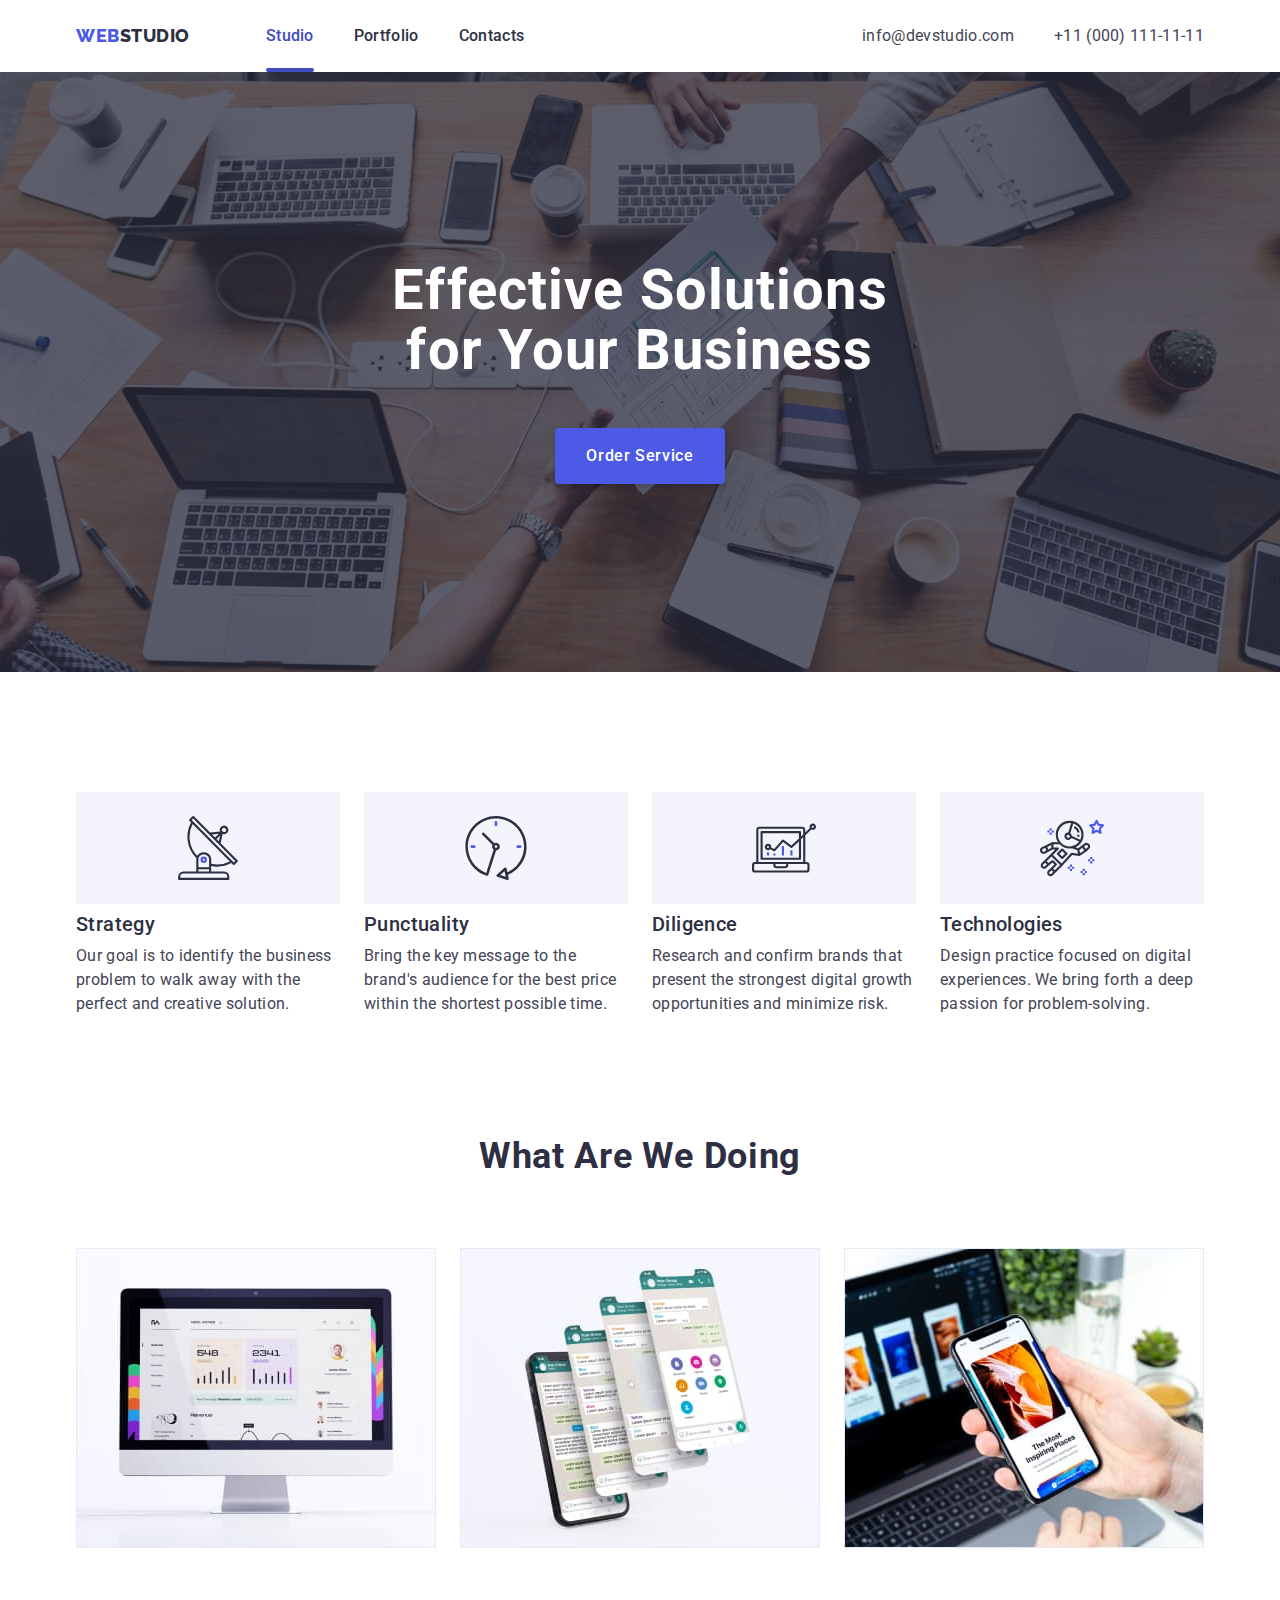
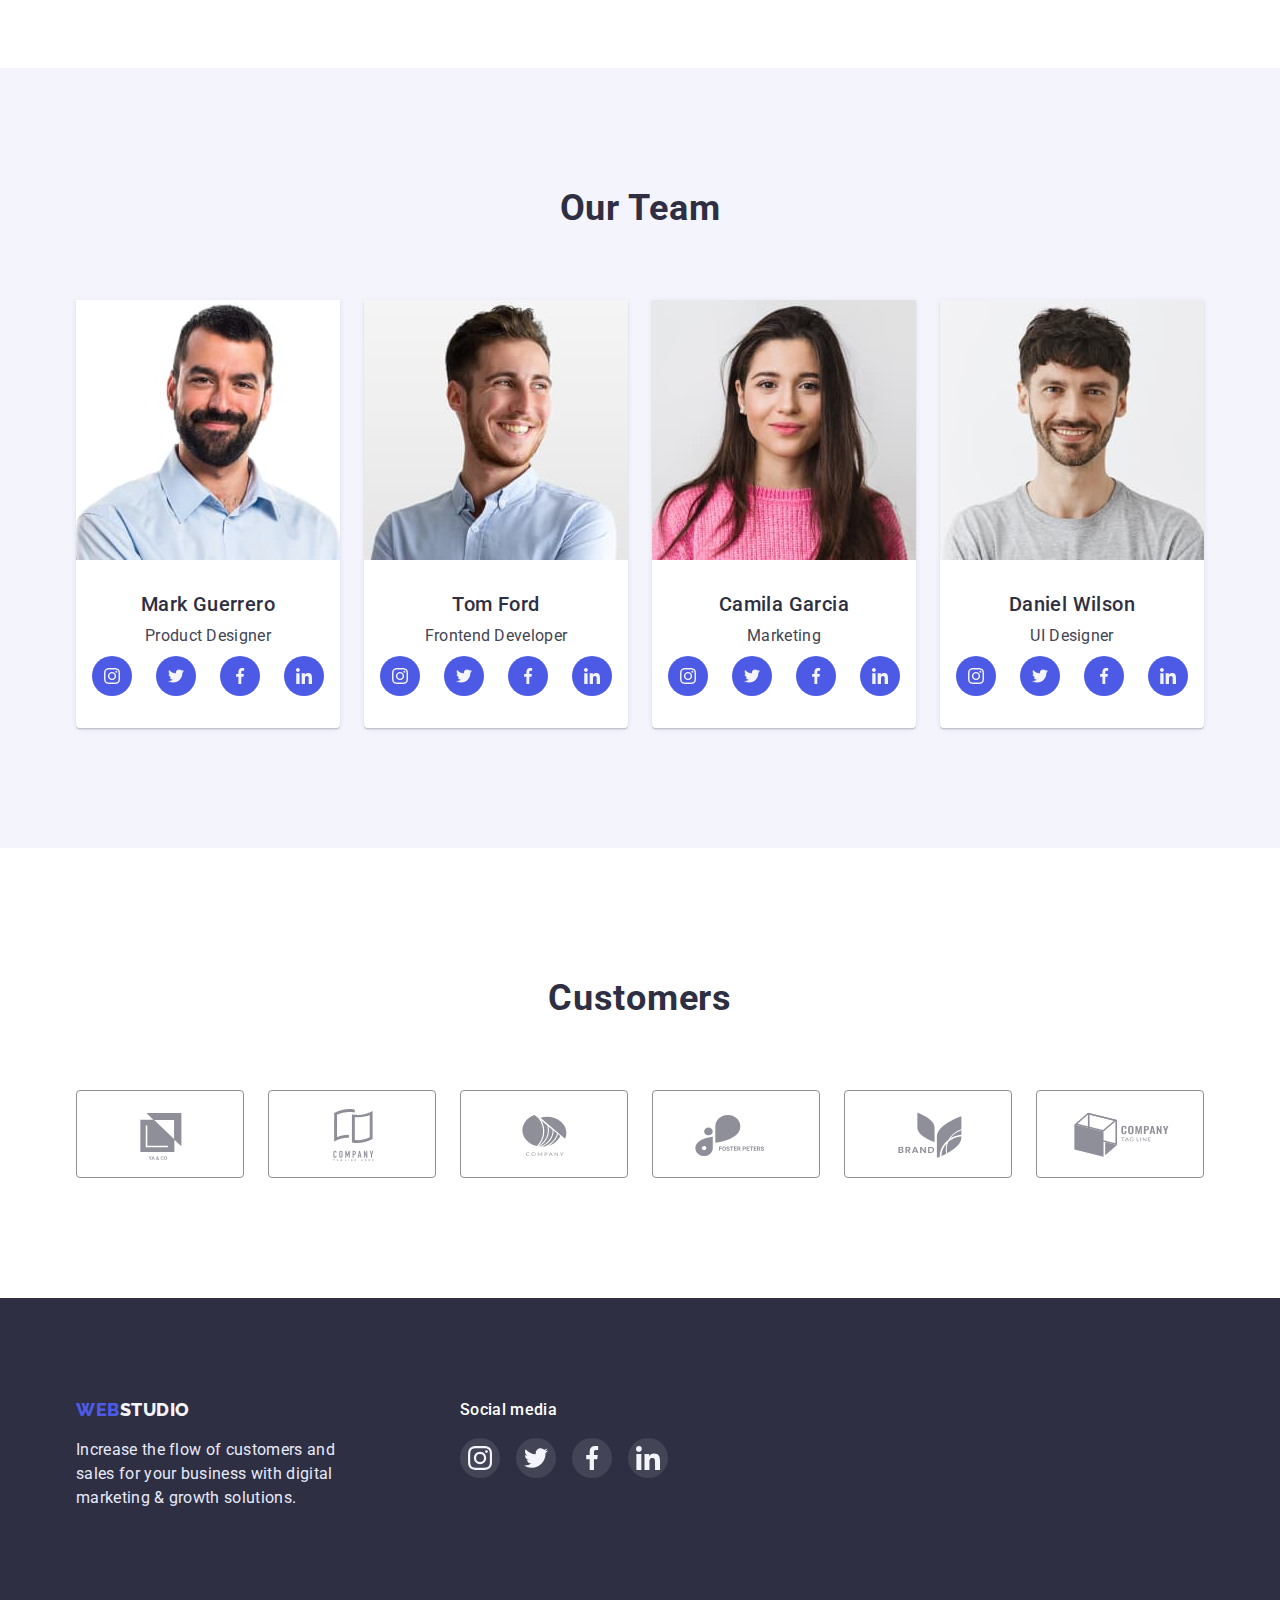
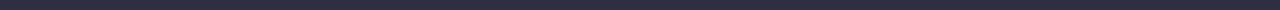
<file: index.html>
<!DOCTYPE html>
<html lang="en">
  <head>
    <meta charset="UTF-8" />
    <meta http-equiv="X-UA-Compatible" content="IE=edge" />
    <meta name="viewport" content="width=device-width, initial-scale=1.0" />
    <title>goit-markup-hw-01</title>
    <!-- Fonts -->
    <link rel="preconnect" href="https://fonts.googleapis.com" />
    <link rel="preconnect" href="https://fonts.gstatic.com" crossorigin />
    <link
      href="https://fonts.googleapis.com/css2?family=Raleway:wght@800&family=Roboto:wght@400;500;700;900&display=swap"
      rel="stylesheet"
    />
    <!-- Modern-normalize -->
    <link
      rel="stylesheet"
      href="https://cdn.jsdelivr.net/npm/modern-normalize@1.1.0/modern-normalize.min.css"
    />
    <!-- Custom styles  -->
    <link rel="stylesheet" href="./css/style.css" />
  </head>
  <body>
    <!-- Page header -->
    <header class="header">
      <div class="header-container container">
        <!-- Logo -->
        <a class="header-logo logo link" href="./index.html"
          >Web<span class="logo-part">Studio</span></a
        >
        <!-- Main navigation -->
        <nav class="header-nav">
          <ul class="header-list list">
            <li class="header-item">
              <a class="header-link current link" href="./index.html">Studio</a>
            </li>
            <li class="header-item">
              <a class="header-link link" href="./portfolio.html">Portfolio</a>
            </li>
            <li class="header-item">
              <a class="header-link link" href="#">Contacts</a>
            </li>
          </ul>
        </nav>
        <address class="header-contacts">
          <ul class="header-contacts-list list">
            <li class="header-contacts-item">
              <a
                class="header-contacts-link link"
                href="mailto:info@devstudio.com"
                >info@devstudio.com</a
              >
            </li>
            <li class="header-contacts-item">
              <a class="header-contacts-link link" href="tel:+110001111111"
                >+11 (000) 111-11-11</a
              >
            </li>
          </ul>
        </address>
      </div>
    </header>
    <main>
      <!-- Hero section -->
      <section class="hero hero-container">
        <div class="container">
          <h1 class="hero-title">Effective Solutions for Your Business</h1>
          <button class="hero-btn btn" type="button" data-modal-open>
            Order Service
          </button>
        </div>
      </section>
      <!-- Main text section -->
      <section class="main">
        <div class="container">
          <ul class="main-list list">
            <li class="main-item">
              <div class="main-item-wrap-icon">
                <svg class="main-item-icon" width="64" height="64">
                  <use href="./images/icons.svg#icon-antenna"></use>
                </svg>
              </div>
              <h3 class="main-item-title">Strategy</h3>
              <p class="main-item-txt">
                Our goal is to identify the business problem to walk away with
                the perfect and creative solution.
              </p>
            </li>
            <li class="main-item">
              <div class="main-item-wrap-icon">
                <svg class="main-item-icon" width="64" height="64">
                  <use href="./images/icons.svg#icon-clock"></use>
                </svg>
              </div>
              <h3 class="main-item-title">Punctuality</h3>
              <p class="main-item-txt">
                Bring the key message to the brand's audience for the best price
                within the shortest possible time.
              </p>
            </li>
            <li class="main-item">
              <div class="main-item-wrap-icon">
                <svg class="main-item-icon" width="64" height="64">
                  <use href="./images/icons.svg#icon-diagram"></use>
                </svg>
              </div>
              <h3 class="main-item-title">Diligence</h3>
              <p class="main-item-txt">
                Research and confirm brands that present the strongest digital
                growth opportunities and minimize risk.
              </p>
            </li>
            <li class="main-item">
              <div class="main-item-wrap-icon">
                <svg class="main-item-icon" width="64" height="64">
                  <use href="./images/icons.svg#icon-astronaut"></use>
                </svg>
              </div>
              <h3 class="main-item-title">Technologies</h3>
              <p class="main-item-txt">
                Design practice focused on digital experiences. We bring forth a
                deep passion for problem-solving.
              </p>
            </li>
          </ul>
        </div>
      </section>
      <!-- What are we doing section -->
      <section class="products">
        <div class="container">
          <h2 class="products-title title">What are we doing</h2>
          <ul class="products-list list">
            <li class="products-item">
              <img
                src="./images/main_page/products/img1.jpg"
                alt="Computer with diagrams"
                width="360"
                height="300"
              />
            </li>
            <li class="products-item">
              <img
                src="./images/main_page/products/img2.jpg"
                alt="Phone with diagrams"
                width="360"
                height="300"
              />
            </li>
            <li class="products-item">
              <img
                src="./images/main_page/products/img3.jpg"
                alt="Phone in hand"
                width="360"
                height="300"
              />
            </li>
          </ul>
        </div>
      </section>
      <!-- Our team section -->
      <section class="team">
        <div class="container">
          <h2 class="team-title title">Our Team</h2>
          <ul class="team-list list">
            <li class="team-item">
              <img
                src="./images/main_page/team/img1.jpg"
                alt="man with a black beard"
                width="264"
                height="260"
              />
              <div class="team-card-desc">
                <h3 class="team-item-title">Mark Guerrero</h3>
                <p class="team-item-txt">Product Designer</p>
                <ul class="social-list list">
                  <li class="social-item">
                    <a
                      class="social-link"
                      href="https://www.instagram.com"
                      rel="noopener noreferrer"
                      aria-label="Instagram link"
                    >
                      <svg class="social-icon" width="16" height="16">
                        <use href="./images/icons.svg#icon-instagram"></use>
                      </svg>
                    </a>
                  </li>
                  <li class="social-item">
                    <a
                      class="social-link"
                      href=""
                      rel="noopener noreferrer"
                      aria-label="Twitter link"
                    >
                      <svg class="social-icon" width="16" height="16">
                        <use href="./images/icons.svg#icon-twitter"></use>
                      </svg>
                    </a>
                  </li>
                  <li class="social-item">
                    <a
                      class="social-link"
                      href=""
                      rel="noopener noreferrer"
                      aria-label="Facebook link"
                    >
                      <svg class="social-icon" width="16" height="16">
                        <use href="./images/icons.svg#icon-facebook"></use>
                      </svg>
                    </a>
                  </li>
                  <li class="social-item">
                    <a
                      class="social-link"
                      href=""
                      rel="noopener noreferrer"
                      aria-label="Linkedin link"
                    >
                      <svg class="social-icon" width="16" height="16">
                        <use href="./images/icons.svg#icon-linkedin"></use>
                      </svg>
                    </a>
                  </li>
                </ul>
              </div>
            </li>
            <li class="team-item">
              <img
                src="./images/main_page/team/img2.jpg"
                alt="man with a light beard"
                width="264"
                height="260"
              />
              <div class="team-card-desc">
                <h3 class="team-item-title">Tom Ford</h3>
                <p class="team-item-txt">Frontend Developer</p>
                <ul class="social-list list">
                  <li class="social-item">
                    <a
                      class="social-link"
                      href="https://www.instagram.com"
                      rel="noopener noreferrer"
                      aria-label="Instagram link"
                    >
                      <svg class="social-icon" width="16" height="16">
                        <use href="./images/icons.svg#icon-instagram"></use>
                      </svg>
                    </a>
                  </li>
                  <li class="social-item">
                    <a
                      class="social-link"
                      href=""
                      rel="noopener noreferrer"
                      aria-label="Twitter link"
                    >
                      <svg class="social-icon" width="16" height="16">
                        <use href="./images/icons.svg#icon-twitter"></use>
                      </svg>
                    </a>
                  </li>
                  <li class="social-item">
                    <a
                      class="social-link"
                      href=""
                      rel="noopener noreferrer"
                      aria-label="Facebook link"
                    >
                      <svg class="social-icon" width="16" height="16">
                        <use href="./images/icons.svg#icon-facebook"></use>
                      </svg>
                    </a>
                  </li>
                  <li class="social-item">
                    <a
                      class="social-link"
                      href=""
                      rel="noopener noreferrer"
                      aria-label="Linkedin link"
                    >
                      <svg class="social-icon" width="16" height="16">
                        <use href="./images/icons.svg#icon-linkedin"></use>
                      </svg>
                    </a>
                  </li>
                </ul>
              </div>
            </li>
            <li class="team-item">
              <img
                src="./images/main_page/team/img3.jpg"
                alt="woman with long hair"
                width="264"
                height="260"
              />
              <div class="team-card-desc">
                <h3 class="team-item-title">Camila Garcia</h3>
                <p class="team-item-txt">Marketing</p>
                <ul class="social-list list">
                  <li class="social-item">
                    <a
                      class="social-link"
                      href="https://www.instagram.com"
                      rel="noopener noreferrer"
                      aria-label="Instagram link"
                    >
                      <svg class="social-icon" width="16" height="16">
                        <use href="./images/icons.svg#icon-instagram"></use>
                      </svg>
                    </a>
                  </li>
                  <li class="social-item">
                    <a
                      class="social-link"
                      href=""
                      rel="noopener noreferrer"
                      aria-label="Twitter link"
                    >
                      <svg class="social-icon" width="16" height="16">
                        <use href="./images/icons.svg#icon-twitter"></use>
                      </svg>
                    </a>
                  </li>
                  <li class="social-item">
                    <a
                      class="social-link"
                      href=""
                      rel="noopener noreferrer"
                      aria-label="Facebook link"
                    >
                      <svg class="social-icon" width="16" height="16">
                        <use href="./images/icons.svg#icon-facebook"></use>
                      </svg>
                    </a>
                  </li>
                  <li class="social-item">
                    <a
                      class="social-link"
                      href=""
                      rel="noopener noreferrer"
                      aria-label="Linkedin link"
                    >
                      <svg class="social-icon" width="16" height="16">
                        <use href="./images/icons.svg#icon-linkedin"></use>
                      </svg>
                    </a>
                  </li>
                </ul>
              </div>
            </li>
            <li class="team-item">
              <img
                src="./images/main_page/team/img4.jpg"
                alt="man with blond beard"
                width="264"
                height="260"
              />
              <div class="team-card-desc">
                <h3 class="team-item-title">Daniel Wilson</h3>
                <p class="team-item-txt">UI Designer</p>
                <ul class="social-list list">
                  <li class="social-item">
                    <a
                      class="social-link"
                      href="https://www.instagram.com"
                      rel="noopener noreferrer"
                      aria-label="Instagram link"
                    >
                      <svg class="social-icon" width="16" height="16">
                        <use href="./images/icons.svg#icon-instagram"></use>
                      </svg>
                    </a>
                  </li>
                  <li class="social-item">
                    <a
                      class="social-link"
                      href=""
                      rel="noopener noreferrer"
                      aria-label="Twitter link"
                    >
                      <svg class="social-icon" width="16" height="16">
                        <use href="./images/icons.svg#icon-twitter"></use>
                      </svg>
                    </a>
                  </li>
                  <li class="social-item">
                    <a
                      class="social-link"
                      href=""
                      rel="noopener noreferrer"
                      aria-label="Facebook link"
                    >
                      <svg class="social-icon" width="16" height="16">
                        <use href="./images/icons.svg#icon-facebook"></use>
                      </svg>
                    </a>
                  </li>
                  <li class="social-item">
                    <a
                      class="social-link"
                      href=""
                      rel="noopener noreferrer"
                      aria-label="Linkedin link"
                    >
                      <svg class="social-icon" width="16" height="16">
                        <use href="./images/icons.svg#icon-linkedin"></use>
                      </svg>
                    </a>
                  </li>
                </ul>
              </div>
            </li>
          </ul>
        </div>
      </section>
      <section class="customers">
        <div class="container">
          <h2 class="customers-title title">Customers</h2>
          <ul class="customers-list list">
            <li class="customers-item">
              <a
                class="customers-link link"
                href=""
                rel="noopener noreferrer"
                aria-label="Customers link"
              >
                <svg class="customers-icon" width="104" height="56">
                  <use href="./images/icons.svg#icon-Logo"></use>
                </svg>
              </a>
            </li>
            <li class="customers-item">
              <a
                class="customers-link"
                href=""
                rel="noopener noreferrer"
                aria-label="Customers link"
              >
                <svg class="customers-icon" width="104" height="56">
                  <use href="./images/icons.svg#icon-Logo-1"></use>
                </svg>
              </a>
            </li>
            <li class="customers-item">
              <a
                class="customers-link"
                href=""
                rel="noopener noreferrer"
                aria-label="Customers link"
              >
                <svg class="customers-icon" width="104" height="56">
                  <use href="./images/icons.svg#icon-Logo-2"></use>
                </svg>
              </a>
            </li>
            <li class="customers-item">
              <a
                class="customers-link"
                href=""
                rel="noopener noreferrer"
                aria-label="Customers link"
              >
                <svg class="customers-icon" width="104" height="56">
                  <use href="./images/icons.svg#icon-Logo-3"></use>
                </svg>
              </a>
            </li>
            <li class="customers-item">
              <a
                class="customers-link"
                href=""
                rel="noopener noreferrer"
                aria-label="Customers link"
              >
                <svg class="customers-icon" width="104" height="56">
                  <use href="./images/icons.svg#icon-Logo-4"></use>
                </svg>
              </a>
            </li>
            <li class="customers-item">
              <a
                class="customers-link"
                href=""
                rel="noopener noreferrer"
                aria-label="Customers link"
              >
                <svg class="customers-icon" width="104" height="56">
                  <use href="./images/icons.svg#icon-Logo-5"></use>
                </svg>
              </a>
            </li>
          </ul>
        </div>
      </section>
    </main>
    <!-- Footer -->
    <footer class="footer">
      <div class="footer-container container">
        <div class="footer-desc">
          <a class="footer-logo logo link" href="./index.html"
            >Web<span class="footer-logo-part">Studio</span></a
          >
          <p class="footer-txt">
            Increase the flow of customers and sales for your business with
            digital marketing & growth solutions.
          </p>
        </div>
        <div class="social">
          <p class="social-title">Social media</p>
          <ul class="social-list-footer list">
            <li class="social-item-footer">
              <a
                class="social-link-footer"
                href="https://www.instagram.com"
                rel="noopener noreferrer"
                aria-label="Instagram link"
              >
                <svg class="social-icon" width="24" height="24">
                  <use href="./images/icons.svg#icon-instagram"></use>
                </svg>
              </a>
            </li>
            <li class="social-item-footer">
              <a
                class="social-link-footer"
                href=""
                rel="noopener noreferrer"
                aria-label="Twitter link"
              >
                <svg class="social-icon" width="24" height="24">
                  <use href="./images/icons.svg#icon-twitter"></use>
                </svg>
              </a>
            </li>
            <li class="social-item-footer">
              <a
                class="social-link-footer"
                href=""
                rel="noopener noreferrer"
                aria-label="Facebook link"
              >
                <svg class="social-icon" width="24" height="24">
                  <use href="./images/icons.svg#icon-facebook"></use>
                </svg>
              </a>
            </li>
            <li class="social-item-footer">
              <a
                class="social-link-footer"
                href=""
                rel="noopener noreferrer"
                aria-label="Linkedin link"
              >
                <svg class="social-icon" width="24" height="24">
                  <use href="./images/icons.svg#icon-linkedin"></use>
                </svg>
              </a>
            </li>
          </ul>
        </div>
      </div>
    </footer>

    <!-- Modal window -->
    <div class="backdrop is-hidden" data-modal>
      <div class="modal">
        <button class="modal-close" type="button" data-modal-close>
          <svg class="modal-icon" width="8" height="8">
            <use href="./images/icons.svg#icon-close"></use>
          </svg>
        </button>
      </div>
    </div>
    <script src="./js/modal.js"></script>
  </body>
</html>
</file>
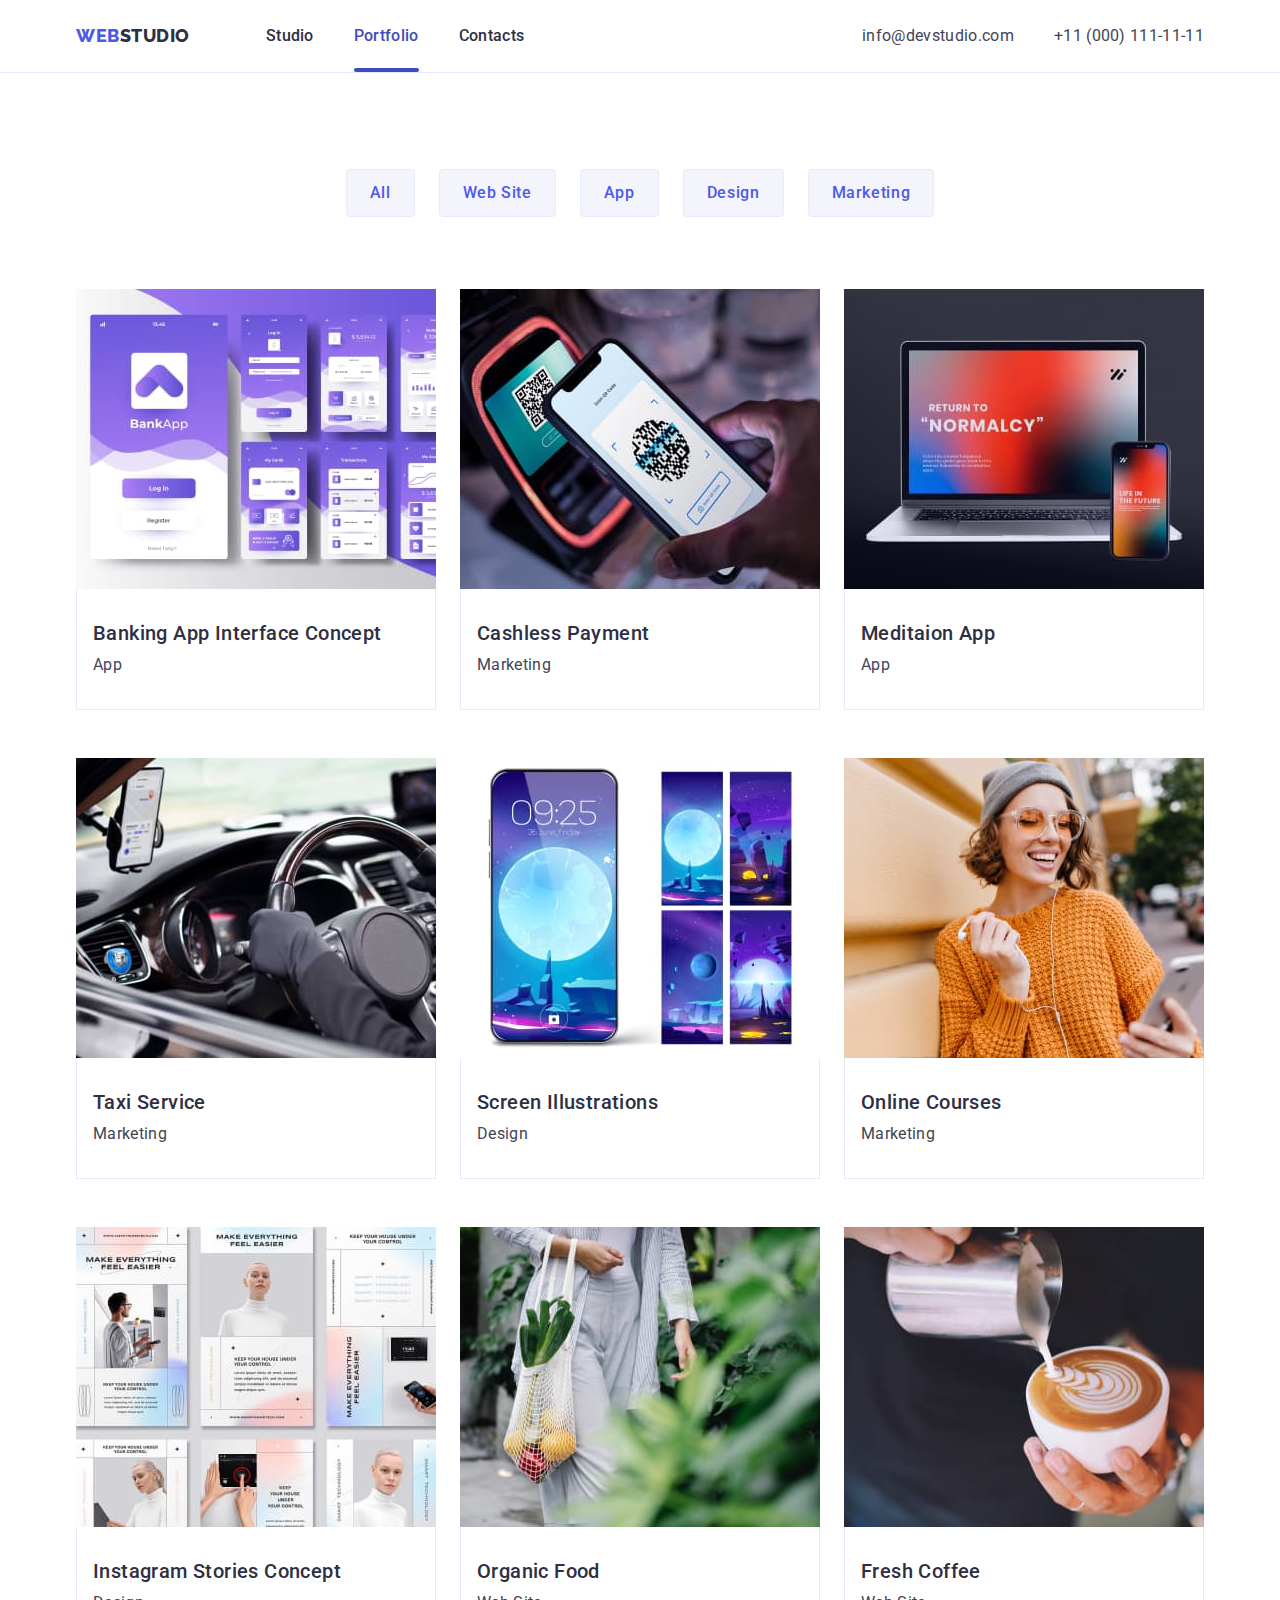
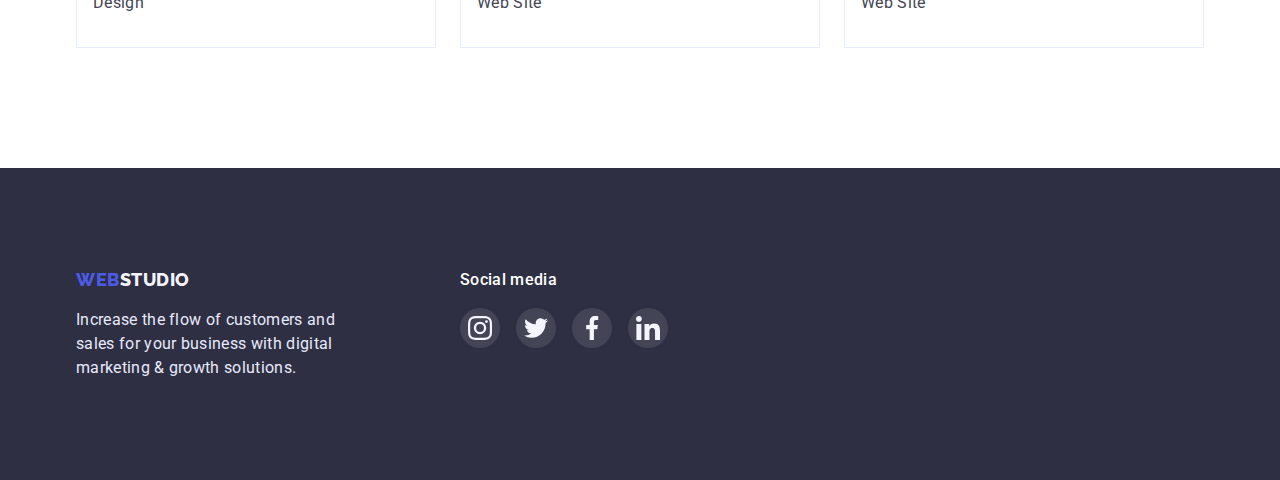
<file: portfolio.html>
<!DOCTYPE html>
<html lang="en">
  <head>
    <meta charset="UTF-8" />
    <meta http-equiv="X-UA-Compatible" content="IE=edge" />
    <meta name="viewport" content="width=device-width, initial-scale=1.0" />
    <title>Portfolio</title>
    <!-- Fonts -->
    <link rel="preconnect" href="https://fonts.googleapis.com" />
    <link rel="preconnect" href="https://fonts.gstatic.com" crossorigin />
    <link
      href="https://fonts.googleapis.com/css2?family=Raleway:wght@800&family=Roboto:wght@400;500;700;900&display=swap"
      rel="stylesheet"
    />
    <!-- Modern-normalize -->
    <link
      rel="stylesheet"
      href="https://cdn.jsdelivr.net/npm/modern-normalize@1.1.0/modern-normalize.min.css"
    />
    <!-- Custom styles  -->
    <link rel="stylesheet" href="./css/style.css" />
  </head>
  <body>
    <!-- Page header -->
    <header class="header-portfolio">
      <div class="header-container container">
        <!-- Logo -->
        <a class="header-logo logo link" href="./index.html"
          >Web<span class="logo-part">Studio</span></a
        >
        <!-- Main navigation -->
        <nav class="header-nav">
          <ul class="header-list list">
            <li class="header-item">
              <a class="header-link link" href="./index.html">Studio</a>
            </li>
            <li class="header-item">
              <a class="header-link current link" href="./portfolio.html"
                >Portfolio</a
              >
            </li>
            <li class="header-item">
              <a class="header-link link" href="#">Contacts</a>
            </li>
          </ul>
        </nav>
        <address class="header-contacts">
          <ul class="header-contacts-list list">
            <li class="header-contacts-item">
              <a
                class="header-contacts-link link"
                href="mailto:info@devstudio.com"
                >info@devstudio.com</a
              >
            </li>
            <li class="header-contacts-item">
              <a class="header-contacts-link link" href="tel:+110001111111"
                >+11 (000) 111-11-11</a
              >
            </li>
          </ul>
        </address>
      </div>
    </header>
    <main>
      <!-- Main content section -->
      <section class="portfolio-section">
        <div class="container">
          <!-- Page title -->
          <h1 class="visually-hidden">Portfolio</h1>
          <!-- Filter buttons  -->
          <ul class="button-list list">
            <li class="button-list-item">
              <button class="portfolio-btn btn" type="button">All</button>
            </li>
            <li class="button-list-item">
              <button class="portfolio-btn btn" type="button">Web Site</button>
            </li>
            <li class="button-list-item">
              <button class="portfolio-btn btn" type="button">App</button>
            </li>
            <li class="button-list-item">
              <button class="portfolio-btn btn" type="button">Design</button>
            </li>
            <li class="button-list-item">
              <button class="portfolio-btn btn" type="button">Marketing</button>
            </li>
          </ul>
          <!-- Project card section-->
          <ul class="project-cart-list card-set list">
            <li class="project-card-item card-set-item">
              <a class="project-card-link link" href="">
                <div class="overlay-box">
                  <img
                    src="./images/portfolio/img1.jpg"
                    alt="banking App"
                    width="360"
                    height="300"
                  />

                  <div class="overlay-txt">
                    <p class="overlay-desc">
                      14 Stylish and User-Friendly App Design Concepts · Task
                      Manager App · Calorie Tracker App · Exotic Fruit Ecommerce
                      App · Cloud Storage App
                    </p>
                  </div>
                </div>
                <div class="project-card-desc">
                  <h2 class="project-card-title">
                    Banking App Interface Concept
                  </h2>
                  <p class="project-card-txt">App</p>
                </div>
              </a>
            </li>
            <li class="project-card-item card-set-item">
              <a class="project-card-link link" href="">
                <div class="overlay-box">
                  <img
                    class="project-card-img"
                    src="./images/portfolio/img2.jpg"
                    alt="payment by phone"
                    width="360"
                    height="300"
                  />
                  <div class="overlay-txt">
                    <p class="overlay-desc">
                      14 Stylish and User-Friendly App Design Concepts · Task
                      Manager App · Calorie Tracker App · Exotic Fruit Ecommerce
                      App · Cloud Storage App
                    </p>
                  </div>
                </div>
                <div class="project-card-desc">
                  <h2 class="project-card-title">Cashless Payment</h2>
                  <p class="project-card-txt">Marketing</p>
                </div>
              </a>
            </li>
            <li class="project-card-item card-set-item">
              <a class="project-card-link link" href="">
                <div class="overlay-box">
                  <img
                    src="./images/portfolio/img3.jpg"
                    alt="meditaion App on laptop and phone"
                    width="360"
                    height="300"
                  />
                  <div class="overlay-txt">
                    <p class="overlay-desc">
                      14 Stylish and User-Friendly App Design Concepts · Task
                      Manager App · Calorie Tracker App · Exotic Fruit Ecommerce
                      App · Cloud Storage App
                    </p>
                  </div>
                </div>
                <div class="project-card-desc">
                  <h2 class="project-card-title">Meditaion App</h2>
                  <p class="project-card-txt">App</p>
                </div>
              </a>
            </li>
            <li class="project-card-item card-set-item">
              <a class="project-card-link link" href="">
                <div class="overlay-box">
                  <img
                    src="./images/portfolio/img4.jpg"
                    alt="phone with taxi app in car"
                    width="360"
                    height="300"
                  />
                  <div class="overlay-txt">
                    <p class="overlay-desc">
                      14 Stylish and User-Friendly App Design Concepts · Task
                      Manager App · Calorie Tracker App · Exotic Fruit Ecommerce
                      App · Cloud Storage App
                    </p>
                  </div>
                </div>
                <div class="project-card-desc">
                  <h2 class="project-card-title">Taxi Service</h2>
                  <p class="project-card-txt">Marketing</p>
                </div>
              </a>
            </li>
            <li class="project-card-item card-set-item">
              <a class="project-card-link link" href="">
                <div class="overlay-box">
                  <img
                    src="./images/portfolio/img5.jpg"
                    alt="screen Illustrations"
                    width="360"
                    height="300"
                  />
                  <div class="overlay-txt">
                    <p class="overlay-desc">
                      14 Stylish and User-Friendly App Design Concepts · Task
                      Manager App · Calorie Tracker App · Exotic Fruit Ecommerce
                      App · Cloud Storage App
                    </p>
                  </div>
                </div>
                <div class="project-card-desc">
                  <h2 class="project-card-title">Screen Illustrations</h2>
                  <p class="project-card-txt">Design</p>
                </div>
              </a>
            </li>
            <li class="project-card-item card-set-item">
              <a class="project-card-link link" href="">
                <div class="overlay-box">
                  <img
                    src="./images/portfolio/img6.jpg"
                    alt="smiling girl with phone "
                    width="360"
                    height="300"
                  />
                  <div class="overlay-txt">
                    <p class="overlay-desc">
                      14 Stylish and User-Friendly App Design Concepts · Task
                      Manager App · Calorie Tracker App · Exotic Fruit Ecommerce
                      App · Cloud Storage App
                    </p>
                  </div>
                </div>
                <div class="project-card-desc">
                  <h2 class="project-card-title">Online Courses</h2>
                  <p class="project-card-txt">Marketing</p>
                </div>
              </a>
            </li>
            <li class="project-card-item card-set-item">
              <a class="project-card-link link" href="">
                <div class="overlay-box">
                  <img
                    src="./images/portfolio/img7.jpg"
                    alt="instagram Stories"
                    width="360"
                    height="300"
                  />
                  <div class="overlay-txt">
                    <p class="overlay-desc">
                      14 Stylish and User-Friendly App Design Concepts · Task
                      Manager App · Calorie Tracker App · Exotic Fruit Ecommerce
                      App · Cloud Storage App
                    </p>
                  </div>
                </div>
                <div class="project-card-desc">
                  <h2 class="project-card-title">Instagram Stories Concept</h2>
                  <p class="project-card-txt">Design</p>
                </div>
              </a>
            </li>
            <li class="project-card-item card-set-item">
              <a class="project-card-link link" href="">
                <div class="overlay-box">
                  <img
                    src="./images/portfolio/img8.jpg"
                    alt="food in bag"
                    width="360"
                    height="300"
                  />
                  <div class="overlay-txt">
                    <p class="overlay-desc">
                      14 Stylish and User-Friendly App Design Concepts · Task
                      Manager App · Calorie Tracker App · Exotic Fruit Ecommerce
                      App · Cloud Storage App
                    </p>
                  </div>
                </div>
                <div class="project-card-desc">
                  <h2 class="project-card-title">Organic Food</h2>
                  <p class="project-card-txt">Web Site</p>
                </div>
              </a>
            </li>
            <li class="project-card-item card-set-item">
              <a class="project-card-link link" href="">
                <div class="overlay-box">
                  <img
                    src="./images/portfolio/img9.jpg"
                    alt="cup of coffee"
                    width="360"
                    height="300"
                  />
                  <div class="overlay-txt">
                    <p class="overlay-desc">
                      14 Stylish and User-Friendly App Design Concepts · Task
                      Manager App · Calorie Tracker App · Exotic Fruit Ecommerce
                      App · Cloud Storage App
                    </p>
                  </div>
                </div>
                <div class="project-card-desc">
                  <h2 class="project-card-title">Fresh Coffee</h2>
                  <p class="project-card-txt">Web Site</p>
                </div>
              </a>
            </li>
          </ul>
        </div>
      </section>
    </main>
    <!-- Footer -->
    <footer class="footer">
      <div class="footer-container container">
        <div class="footer-desc">
          <a class="footer-logo logo link" href="./index.html"
            >Web<span class="footer-logo-part">Studio</span></a
          >
          <p class="footer-txt">
            Increase the flow of customers and sales for your business with
            digital marketing & growth solutions.
          </p>
        </div>
        <div class="social">
          <p class="social-title">Social media</p>
          <ul class="social-list-footer list">
            <li class="social-item-footer">
              <a
                class="social-link-footer"
                href="https://www.instagram.com"
                rel="noopener noreferrer"
                aria-label="Instagram link"
              >
                <svg class="social-icon" width="24" height="24">
                  <use href="./images/icons.svg#icon-instagram"></use>
                </svg>
              </a>
            </li>
            <li class="social-item-footer">
              <a
                class="social-link-footer"
                href=""
                rel="noopener noreferrer"
                aria-label="Twitter link"
              >
                <svg class="social-icon" width="24" height="24">
                  <use href="./images/icons.svg#icon-twitter"></use>
                </svg>
              </a>
            </li>
            <li class="social-item-footer">
              <a
                class="social-link-footer"
                href=""
                rel="noopener noreferrer"
                aria-label="Facebook link"
              >
                <svg class="social-icon" width="24" height="24">
                  <use href="./images/icons.svg#icon-facebook"></use>
                </svg>
              </a>
            </li>
            <li class="social-item-footer">
              <a
                class="social-link-footer"
                href=""
                rel="noopener noreferrer"
                aria-label="Linkedin link"
              >
                <svg class="social-icon" width="24" height="24">
                  <use href="./images/icons.svg#icon-linkedin"></use>
                </svg>
              </a>
            </li>
          </ul>
        </div>
      </div>
    </footer>
  </body>
</html>
</file>
<file: css/style.css>
:root {
  /* Fonts */
  --primary-font: 'Roboto', sans-serif;
  --logo-font: 'Raleway', sans-serif;
  /* Text & BG colors */
  --navy-blue-cl: #2e2f42;
  --navy-blue-modal-cl: rgba(46, 47, 66, 0.4);
  --slate-cl: #434455;
  --light-slate-cl: #8e8f99;
  --cornflower-cl: #e7e9fc;
  --irirs-cl: #4d5ae5;
  --ocean-cl: #404bbf;
  --cloud-cl: #f4f4fd;
  --light-cl: #ffffff;
  --grey-cl: #2e2f42b3;
  --green-cl: #31d0aa;
  --light-dark-cl: rgba(255, 255, 255, 0.1);
  /* others */
  --indent: 24px;
  --items: 3;
  --trns-fast: 250ms cubic-bezier(0.4, 0, 0.2, 1);
  --trns-slow: 550ms cubic-bezier(0.4, 0, 0.2, 1);
}

body {
  font-family: var(--primary-font);
  background-color: var(--light-cl);
  color: var(--navy-blue-cl);
}
/* Reset styles */
h1,
h2,
h3,
h4,
h5,
h6,
p {
  margin: 0;
}
img {
  display: block;
  max-width: 100%;
  height: auto;
}
button {
  cursor: pointer;
}
.list {
  list-style-type: none;
  margin: 0;
  padding: 0;
}
.link {
  text-decoration: none;
}

/* Logo */
.logo {
  font-family: var(--logo-font);
  font-weight: 800;
  font-size: 18px;
  line-height: calc(24 / 18);
  letter-spacing: 0.03em;
  text-transform: uppercase;
  color: var(--irirs-cl);
}
.logo-part {
  color: var(--navy-blue-cl);
}
/* Buttom */
.btn {
  font-family: inherit;
  font-weight: 500;
  font-size: 16px;
  line-height: calc(24 / 16);
  letter-spacing: 0.04em;
}
.hero-btn {
  color: var(--light-cl);
  background-color: var(--irirs-cl);
  background: var(--irirs-cl);
  border: none;
  box-shadow: 0px 4px 4px rgba(0, 0, 0, 0.15);
  border-radius: 4px;
  display: block;
  margin: 0 auto;
  min-width: 169px;
  min-height: 56px;
  padding: 15px 31px;
  align-items: center;
  transition: background-color var(--trns-fast);
}
.hero-btn:focus,
.hero-btn:hover {
  background-color: var(--ocean-cl);
}
.portfolio-btn {
  color: var(--irirs-cl);
  background-color: var(--cloud-cl);
  border: 1px solid var(--cornflower-cl);
  border-radius: 4px;
  padding: 11px 23px;
  transition: background-color var(--trns-fast), color var(--trns-fast),
    border var(--trns-fast), box-shadow var(--trns-fast);
}
.portfolio-btn:hover,
.portfolio-btn:focus {
  color: var(--light-cl);
  background-color: var(--ocean-cl);
  box-shadow: 0px 3px 1px rgba(0, 0, 0, 0.1), 0px 2px 1px rgba(0, 0, 0, 0.08),
    0px 2px 2px rgba(0, 0, 0, 0.12);
  border: 1px solid var(--ocean-cl);
}
/* Container */
.container {
  width: 1158px;
  padding-left: 15px;
  padding-right: 15px;
  margin-right: auto;
  margin-left: auto;
}
/* Card Set */
.card-set {
  display: flex;
  flex-wrap: wrap;
  row-gap: calc(2 * var(--indent));
  column-gap: var(--indent);
}
.card-set-item {
  flex-basis: calc((100% - var(--indent) * (var(--items) - 1)) / var(--items));
}
/* Text-set */
.text-set {
  display: flex;
}
/* Header */
.header-portfolio {
  border-bottom: 1px solid var(--cornflower-cl);
}
.header-container {
  display: flex;
  align-items: center;
}
.header-logo {
  margin-right: 76px;
}
.header-nav {
  margin-right: auto;
}
.header-list {
  display: flex;
  gap: 40px;
  align-items: baseline;
}

.header-item {
}
.header-link {
  display: block;
  padding-top: 24px;
  padding-bottom: 24px;
  font-weight: 500;
  font-size: 16px;
  line-height: calc(24 / 16);
  letter-spacing: 0.02em;
  color: var(--navy-blue-cl);

  position: relative;
  transition: color var(--trns-fast);
}
.header-link:focus,
.header-link:hover,
.header-contacts-link:hover,
.header-contacts-link:focus {
  color: var(--ocean-cl);
}
.header-contacts {
}
.header-contacts-list {
  display: flex;
  gap: 40px;
}
.header-contacts-item {
}
.header-contacts-link {
  font-style: normal;
  font-size: 16px;
  line-height: calc(24 / 16);
  letter-spacing: 0.02em;
  color: var(--slate-cl);
  transition: color var(--trns-fast);
}
.header-link.current::after {
  content: '';
  display: block;
  width: 100%;
  height: 4px;
  background-color: var(--ocean-cl);
  border-radius: 2px;

  position: absolute;
  bottom: 0;
}
.current {
  color: var(--ocean-cl);
}
/* hero-section */
.hero {
  /* background-color: var(--navy-blue-cl);
  padding-top: 188px;
  padding-bottom: 188px; */
}
.hero {
  background-color: var(--navy-blue-cl);
  padding-top: 188px;
  padding-bottom: 188px;

  max-width: 1440px;
  margin-left: auto;
  margin-right: auto;
  background-image: linear-gradient(
      rgba(46, 47, 66, 0.7),
      rgba(46, 47, 66, 0.7)
    ),
    url(../images/main_page/hero/img1.jpg);
  background-repeat: no-repeat;
  background-position: center;
}
.hero-title {
  align-items: center;
  font-size: 56px;
  line-height: calc(60 / 56);
  letter-spacing: 0.02em;
  color: var(--light-cl);
  text-align: center;
  width: 496px;
  margin-left: auto;
  margin-right: auto;
  margin-bottom: 48px;
}
/* Main text section */
.main {
  padding-top: 120px;
  padding-bottom: 120px;
}
.main-list {
  display: flex;
  flex-wrap: wrap;
  gap: var(--indent);
}
.main-item {
  flex-basis: calc((100% - var(--indent) * var(--items)) / (var(--items) + 1));
}
.main-item-wrap-icon {
  background-color: var(--cloud-cl);
  display: flex;
  justify-content: center;
  align-items: center;
  width: 264px;
  height: 112px;
  margin-bottom: 8px;
}
.main-item-icon {
}
.main-item-title {
  font-weight: 500;
  font-size: 20px;
  line-height: calc(24 / 20);
  letter-spacing: 0.02em;
  margin-bottom: 8px;
}
.main-item-txt {
  font-size: 16px;
  line-height: calc(24 / 16);
  letter-spacing: 0.02em;
  color: var(--slate-cl);
}
/* What are we doing section */
.products {
  padding-bottom: 120px;
}
.products-title {
  text-align: center;
  margin-bottom: 72px;
}

.title {
  font-size: 36px;
  line-height: calc(40 / 36);
  letter-spacing: 0.02em;
  text-transform: capitalize;
}
.products-list {
  display: flex;
  gap: 24px;
}
.products-item {
}
/* Our team section  */
.team {
  background-color: var(--cloud-cl);
  padding-top: 120px;
  padding-bottom: 120px;
}
.team-title {
  text-align: center;
  margin-bottom: 72px;
}
.team-list {
  display: flex;
  gap: 24px;
}
.team-item {
  background-color: var(--light-cl);
  text-align: center;

  box-shadow: 0px 1px 6px rgba(46, 47, 66, 0.08),
    0px 1px 1px rgba(46, 47, 66, 0.16), 0px 2px 1px rgba(46, 47, 66, 0.08);
  border-radius: 0px 0px 4px 4px;
}
.team-item-title {
  font-weight: 500;
  font-size: 20px;
  line-height: calc(24 / 20);
  letter-spacing: 0.02em;
  margin-bottom: 8px;
}
.team-item-txt {
  font-size: 16px;
  line-height: calc(24 / 16);
  letter-spacing: 0.02em;
  color: var(--slate-cl);
  margin-bottom: 8px;
}
.team-card-desc {
  padding-top: 32px;
  padding-bottom: 32px;
}
.social-list {
  display: flex;
  gap: 24px;
  justify-content: center;
  align-items: center;
}
.social-link {
  display: flex;
  justify-content: center;
  align-items: center;
  width: 40px;
  height: 40px;
  background-color: var(--irirs-cl);
  border-radius: 50%;
  transition: background-color var(--trns-fast);
}
.social-link:hover,
.social-link:focus {
  background-color: var(--ocean-cl);
}
.social-icon {
}
/* Customers */
.customers {
  padding-top: 130px;
  padding-bottom: 120px;
}
.customers-title {
  text-align: center;
  margin-bottom: 72px;
}
.customers-list {
  display: flex;
  justify-content: center;
  align-items: center;
  gap: 24px;
}
.customers-item {
}
.customers-link {
  border: 1px solid var(--light-slate-cl);
  border-radius: 4px;
  width: 168px;
  height: 88px;
  display: flex;
  justify-content: center;
  align-items: center;
  transition: border var(--trns-fast);
}
.customers-icon {
  fill: var(--light-slate-cl);
  transition: fill var(--trns-fast);
}
.customers-link:focus,
.customers-link:hover {
  border: 1px solid var(--ocean-cl);
}
.customers-link:focus .customers-icon,
.customers-link:hover .customers-icon {
  fill: var(--ocean-cl);
}
/* Footer */
.footer {
  background-color: var(--navy-blue-cl);
  padding-top: 100px;
  padding-bottom: 100px;
  padding-left: 0;
}
.footer-logo {
  /* margin-bottom: 16px; */
}
.footer-logo-part {
  color: var(--cloud-cl);
}
.footer-txt {
  font-size: 16px;
  line-height: calc(24 / 16);
  letter-spacing: 0.02em;
  color: var(--cornflower-cl);
  width: 264px;
  margin-top: 16px;
}
.footer-container {
  display: flex;
  justify-content: left;
  gap: 120px;
}
.social-title {
  font-size: 16px;
  line-height: calc(24 / 16);
  letter-spacing: 0.02em;
  font-weight: 500;
  color: var(--light-cl);
  margin-bottom: 16px;
}
.social-list-footer {
  display: flex;
  gap: 16px;
}
.social-link-footer {
  display: flex;
  justify-content: center;
  align-items: center;
  width: 40px;
  height: 40px;
  background: var(--light-dark-cl);
  border-radius: 50%;
  transition: background-color var(--trns-fast);
}
.social-link-footer:hover,
.social-link-footer:focus {
  background-color: var(--green-cl);
}
/* Portfolio page */
/* Page title  */
.visually-hidden {
  position: absolute;
  width: 1px;
  height: 1px;
  margin: -1px;
  border: 0;
  padding: 0;

  white-space: nowrap;
  clip-path: inset(100%);
  clip: rect(0 0 0 0);
  overflow: hidden;
}
.portfolio-section {
  padding-top: 96px;
  padding-bottom: 120px;
}
/* Navigation button */
.button-list {
  display: flex;
  gap: 24px;
  justify-content: center;
  margin-bottom: 72px;
}
/* Project card section */
.project-card-list {
}
.project-card-item {
}
.project-card-img {
}
.project-card-title {
  font-weight: 500;
  font-size: 20px;
  line-height: calc(24 / 20);
  letter-spacing: 0.02em;
  margin-bottom: 8px;
  color: var(--navy-blue-cl);
}
.project-card-txt {
  font-size: 16px;
  line-height: calc(24 / 16);
  letter-spacing: 0.02em;
  color: var(--slate-cl);
}
.project-card-desc {
  padding-top: 32px;
  padding-bottom: 32px;
  padding-left: 16px;
  border: 1px solid var(--cornflower-cl);
  border-top: none;
  transition: border var(--trns-fast), box-shadow var(--trns-fast);
}
.project-card-link {
}

.project-card-link:hover .project-card-desc,
.project-card-link:focus .project-card-desc {
  border: 0.5px solid var(--cloud-cl);
  border-top: none;
  box-shadow: 0px 1px 6px rgba(46, 47, 66, 0.08),
    0px 1px 1px rgba(46, 47, 66, 0.16), 0px 2px 1px rgba(46, 47, 66, 0.08);
}
.project-card-link:hover .overlay-txt,
.project-card-link:focus .overlay-txt {
  opacity: 1;
  transform: translate(0);
}
.overlay-box {
  position: relative;
  overflow: hidden;
}
.overlay-txt {
  position: absolute;
  left: 0;
  top: 0;
  width: 100%;
  height: 100%;
  background-color: var(--irirs-cl);
  padding-top: 40px;
  padding-left: 32px;
  padding-right: 32px;
  transform: translateY(100%);
  opacity: 0;
  transition: opacity var(--trns-slow), transform var(--trns-fast);
}
.overlay-desc {
  color: var(--cloud-cl);
  font-style: normal;
  font-size: 16px;
  line-height: calc(24 / 16);
}

/* Modal window */
.backdrop {
  position: fixed;
  top: 0;
  left: 0;
  width: 100%;
  height: 100%;
  background-color: var(--navy-blue-modal-cl);
  transition: opacity var(--trns-slow), visibility var(--trns-slow);
}
.modal {
  position: absolute;
  top: 50%;
  left: 50%;
  transform: translate(-50%, -50%);

  width: 408px;
  min-height: 576px;
  background: #fcfcfc;
  box-shadow: 0px 1px 1px rgba(0, 0, 0, 0.14), 0px 1px 3px rgba(0, 0, 0, 0.12),
    0px 2px 1px rgba(0, 0, 0, 0.2);
  border-radius: 4px;
  transition: transform 350ms ease 450ms, opacity 350ms ease 450ms;
}
.backdrop.is-hidden .modal {
  opacity: 0;
  transform: translate(-50%, 70%);
}
.modal-close {
  background-color: var(--cornflower-cl);
  border-radius: 50%;
  border: 1px solid rgba(0, 0, 0, 0.1);
  position: absolute;
  top: 24px;
  right: 24px;
  width: 24px;
  height: 24px;
  padding: 0;
  display: flex;
  justify-content: center;
  align-items: center;
}
.modal-icon {
  fill: #000;
}
.backdrop.is-hidden {
  opacity: 0;
  pointer-events: none;
  visibility: hidden;
}
</file>
